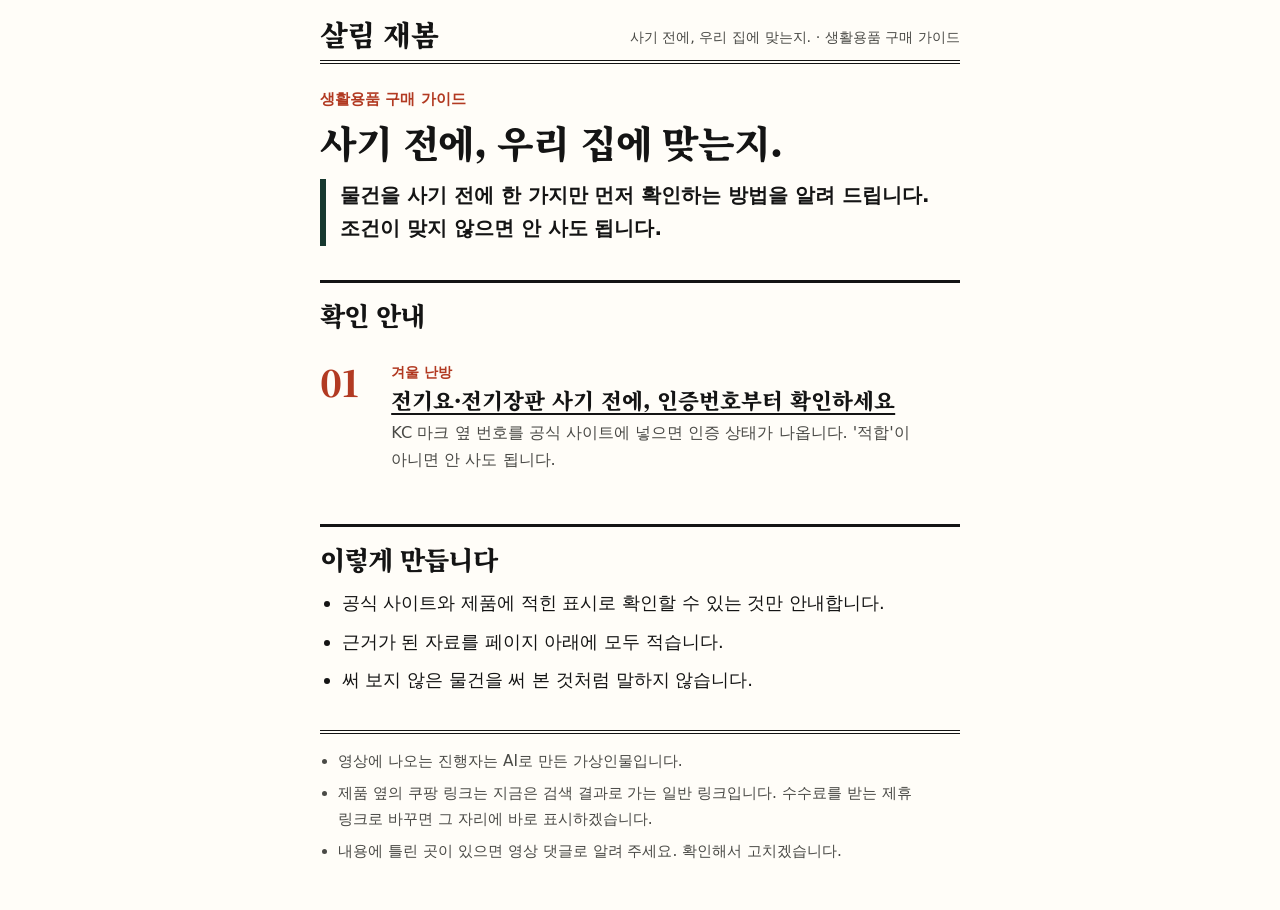
<file: index.html>
<!doctype html>
<html lang="ko">
<head>
<meta charset="utf-8">
<meta name="viewport" content="width=device-width, initial-scale=1, viewport-fit=cover">
<meta name="theme-color" content="#17382f">
<title>살림 재봄 — 사기 전에, 우리 집에 맞는지.</title>
<meta name="description" content="물건을 사기 전에 한 가지만 먼저 확인하는 방법을 알려 드립니다. 조건이 맞지 않으면 안 사도 됩니다.">
<link rel="preconnect" href="https://fonts.googleapis.com">
<link rel="preconnect" href="https://fonts.gstatic.com" crossorigin>
<link rel="stylesheet" href="https://fonts.googleapis.com/css2?family=Noto+Serif+KR:wght@700;900&display=swap">
<link rel="stylesheet" href="styles.css">
</head>
<body>
<a class="skip" href="#main">본문으로 건너뛰기</a>
<div class="page">
<header class="mast">
  <a class="brand serif" href="index.html">살림 재봄</a>
  <span>사기 전에, 우리 집에 맞는지. · 생활용품 구매 가이드</span>
</header>
<main id="main">
    <p class="kick">생활용품 구매 가이드</p>
    <h1 class="serif">사기 전에, 우리 집에 맞는지.</h1>
    <p class="lead">물건을 사기 전에 한 가지만 먼저 확인하는 방법을 알려 드립니다. 조건이 맞지 않으면 안 사도 됩니다.</p>
    <section>
      <h2 class="serif">확인 안내</h2>
      <ol class="index">
        <li><a href="guides/electric-blanket-kc/index.html">
          <b class="n serif" aria-hidden="true">01</b>
          <span><small>겨울 난방</small><strong class="serif">전기요·전기장판 사기 전에, 인증번호부터 확인하세요</strong><em>KC 마크 옆 번호를 공식 사이트에 넣으면 인증 상태가 나옵니다. &#39;적합&#39;이 아니면 안 사도 됩니다.</em></span>
        </a></li>
      </ol>
    </section>
    <section>
      <h2 class="serif">이렇게 만듭니다</h2>
      <ul class="plain"><li>공식 사이트와 제품에 적힌 표시로 확인할 수 있는 것만 안내합니다.</li><li>근거가 된 자료를 페이지 아래에 모두 적습니다.</li><li>써 보지 않은 물건을 써 본 것처럼 말하지 않습니다.</li></ul>
    </section></main>
<footer><ul><li>영상에 나오는 진행자는 AI로 만든 가상인물입니다.</li><li>제품 옆의 쿠팡 링크는 지금은 검색 결과로 가는 일반 링크입니다. 수수료를 받는 제휴 링크로 바꾸면 그 자리에 바로 표시하겠습니다.</li><li>내용에 틀린 곳이 있으면 영상 댓글로 알려 주세요. 확인해서 고치겠습니다.</li></ul></footer>
</div>
<script src="app.js"></script>
</body>
</html>
</file>
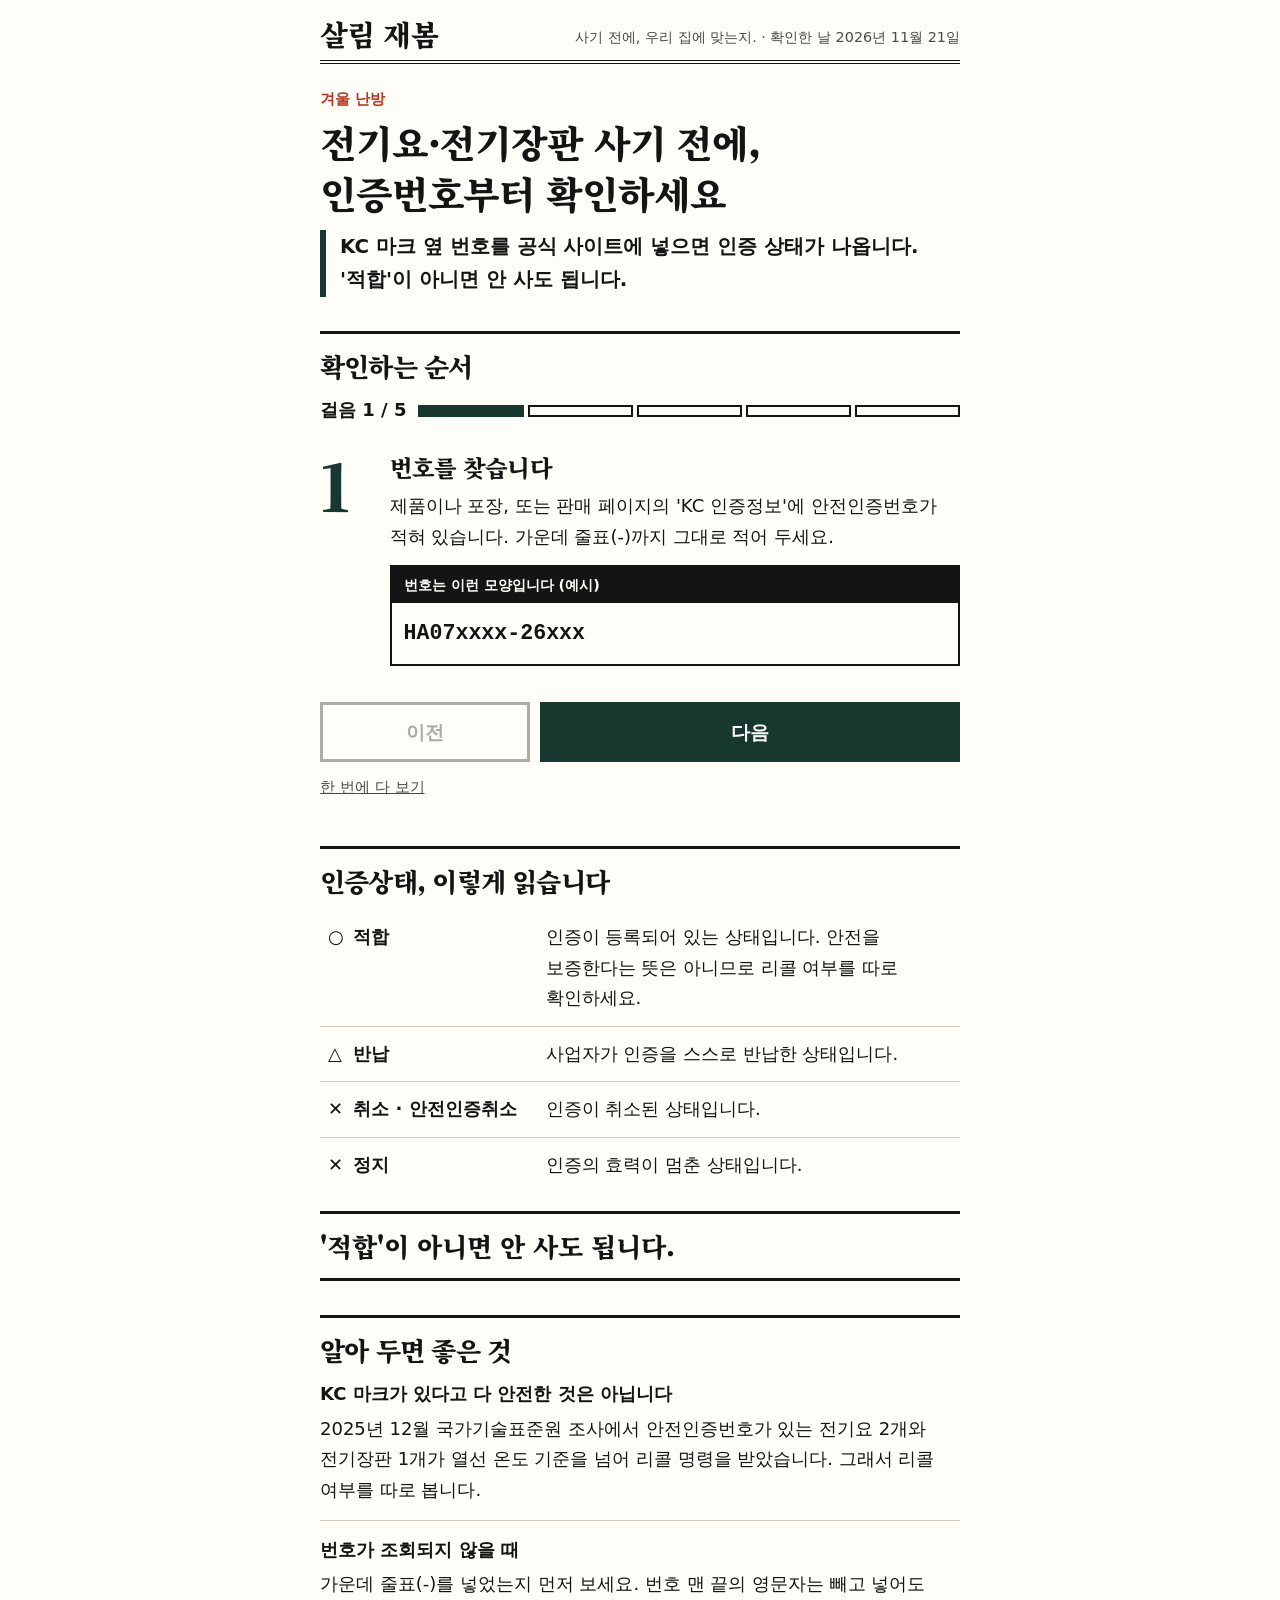
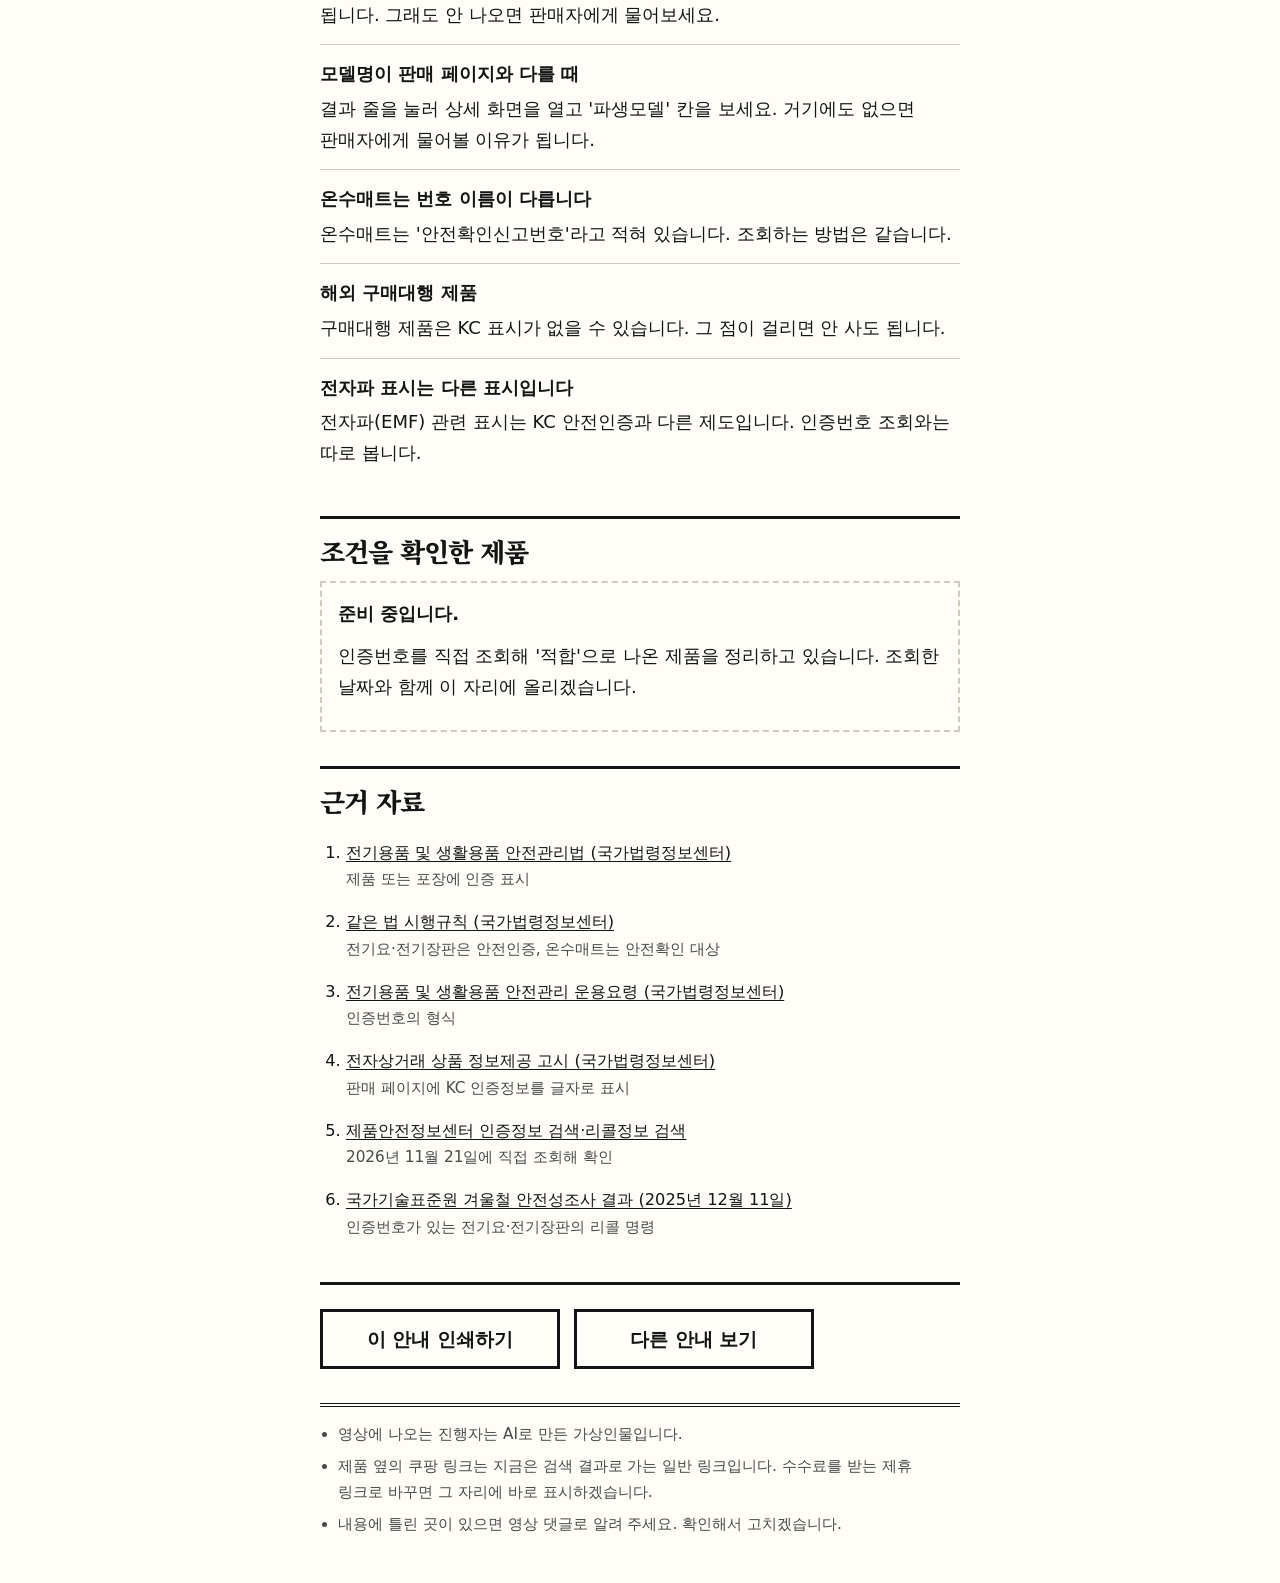
<file: guides/electric-blanket-kc/index.html>
<!doctype html>
<html lang="ko">
<head>
<meta charset="utf-8">
<meta name="viewport" content="width=device-width, initial-scale=1, viewport-fit=cover">
<meta name="theme-color" content="#17382f">
<title>전기요·전기장판 사기 전에, 인증번호부터 확인하세요 — 살림 재봄</title>
<meta name="description" content="KC 마크 옆 번호를 공식 사이트에 넣으면 인증 상태가 나옵니다. &#39;적합&#39;이 아니면 안 사도 됩니다.">
<link rel="preconnect" href="https://fonts.googleapis.com">
<link rel="preconnect" href="https://fonts.gstatic.com" crossorigin>
<link rel="stylesheet" href="https://fonts.googleapis.com/css2?family=Noto+Serif+KR:wght@700;900&display=swap">
<link rel="stylesheet" href="../../styles.css">
</head>
<body>
<a class="skip" href="#main">본문으로 건너뛰기</a>
<div class="page">
<header class="mast">
  <a class="brand serif" href="../../index.html">살림 재봄</a>
  <span>사기 전에, 우리 집에 맞는지. · 확인한 날 2026년 11월 21일</span>
</header>
<main id="main">
      <p class="kick">겨울 난방</p>
      <h1 class="serif">전기요·전기장판 사기 전에, 인증번호부터 확인하세요</h1>
      <p class="lead">KC 마크 옆 번호를 공식 사이트에 넣으면 인증 상태가 나옵니다. &#39;적합&#39;이 아니면 안 사도 됩니다.</p>
      
    <section class="stepper" data-stepper aria-label="확인하는 순서">
      <h2 class="serif">확인하는 순서</h2>
      <div class="prog"><span data-prog>모두 5걸음</span><div class="bar" aria-hidden="true"><i></i><i></i><i></i><i></i><i></i></div></div>
      <ol class="steps">
        <li class="step" data-step>
          <p class="num serif" aria-hidden="true">1</p>
          <div>
            <h3 class="serif">번호를 찾습니다</h3>
            <p>제품이나 포장, 또는 판매 페이지의 &#39;KC 인증정보&#39;에 안전인증번호가 적혀 있습니다. 가운데 줄표(-)까지 그대로 적어 두세요.</p>
            <div class="fig"><div class="cap">번호는 이런 모양입니다 (예시)</div><div class="row"><span class="mono big">HA07xxxx-26xxx</span></div></div>
            
            
          </div>
        </li>
        <li class="step" data-step>
          <p class="num serif" aria-hidden="true">2</p>
          <div>
            <h3 class="serif">공식 사이트를 엽니다</h3>
            <p>제품안전정보센터 첫 화면에서 &#39;정보공개&#39;를 누르고 &#39;인증정보 검색&#39;을 누릅니다. 회원가입은 필요 없습니다.</p>
            
            
            <a class="btn" href="https://www.safetykorea.kr/" rel="noopener">제품안전정보센터 열기</a>
          </div>
        </li>
        <li class="step" data-step>
          <p class="num serif" aria-hidden="true">3</p>
          <div>
            <h3 class="serif">번호를 넣고 검색합니다</h3>
            <p>&#39;인증번호&#39; 칸에 적어 둔 번호를 넣고 &#39;검색&#39;을 누릅니다.</p>
            
            
    <div class="fig" role="img" aria-label="예시 그림: 인증번호 칸에 번호를 넣고 검색을 누르면 모델명과 인증상태가 나옵니다">
      <div class="cap">예시 그림 · 인증정보 검색</div>
      <div class="row"><span class="k">인증번호</span></div>
      <div class="row"><span class="box mono">HA07xxxx-26xxx</span><span class="go">검색</span></div>
      <div class="row"><span class="k">모델명 · 제품명 · 인증번호</span><span>인증상태 <b>적합</b></span></div>
    </div>
            
          </div>
        </li>
        <li class="step" data-step>
          <p class="num serif" aria-hidden="true">4</p>
          <div>
            <h3 class="serif">인증상태를 봅니다</h3>
            <p>결과에 &#39;인증상태&#39;가 나옵니다. &#39;적합&#39;인지 확인하세요. 아래 표에서 뜻을 볼 수 있습니다.</p>
            
            
            
          </div>
        </li>
        <li class="step" data-step>
          <p class="num serif" aria-hidden="true">5</p>
          <div>
            <h3 class="serif">리콜 여부도 따로 봅니다</h3>
            <p>&#39;적합&#39;이어도 리콜된 제품일 수 있습니다. 같은 사이트의 &#39;제품리콜&#39;에서 &#39;리콜정보 검색&#39;을 누르고 모델명이나 인증번호로 찾아보세요.</p>
            
            
            <a class="btn" href="https://www.safetykorea.kr/recall/recallBoard" rel="noopener">리콜정보 검색 열기</a>
          </div>
        </li>
      </ol>
      <div class="nav" data-nav hidden>
        <button type="button" class="btn line" data-prev>이전</button>
        <button type="button" class="btn" data-next>다음</button>
      </div>
      <p class="small" data-allwrap hidden><button type="button" class="textbtn" data-all>한 번에 다 보기</button></p>
    </section>

    <section>
      <h2 class="serif">인증상태, 이렇게 읽습니다</h2>
      <table class="tbl"><tr><th><span class="mk" aria-hidden="true">○</span>적합</th><td>인증이 등록되어 있는 상태입니다. 안전을 보증한다는 뜻은 아니므로 리콜 여부를 따로 확인하세요.</td></tr><tr><th><span class="mk" aria-hidden="true">△</span>반납</th><td>사업자가 인증을 스스로 반납한 상태입니다.</td></tr><tr><th><span class="mk" aria-hidden="true">✕</span>취소 · 안전인증취소</th><td>인증이 취소된 상태입니다.</td></tr><tr><th><span class="mk" aria-hidden="true">✕</span>정지</th><td>인증의 효력이 멈춘 상태입니다.</td></tr></table>
      <p class="pull serif">&#39;적합&#39;이 아니면 안 사도 됩니다.</p>
    </section>

    <section>
      <h2 class="serif">알아 두면 좋은 것</h2>
      <dl class="notes"><div><dt>KC 마크가 있다고 다 안전한 것은 아닙니다</dt><dd>2025년 12월 국가기술표준원 조사에서 안전인증번호가 있는 전기요 2개와 전기장판 1개가 열선 온도 기준을 넘어 리콜 명령을 받았습니다. 그래서 리콜 여부를 따로 봅니다.</dd></div><div><dt>번호가 조회되지 않을 때</dt><dd>가운데 줄표(-)를 넣었는지 먼저 보세요. 번호 맨 끝의 영문자는 빼고 넣어도 됩니다. 그래도 안 나오면 판매자에게 물어보세요.</dd></div><div><dt>모델명이 판매 페이지와 다를 때</dt><dd>결과 줄을 눌러 상세 화면을 열고 &#39;파생모델&#39; 칸을 보세요. 거기에도 없으면 판매자에게 물어볼 이유가 됩니다.</dd></div><div><dt>온수매트는 번호 이름이 다릅니다</dt><dd>온수매트는 &#39;안전확인신고번호&#39;라고 적혀 있습니다. 조회하는 방법은 같습니다.</dd></div><div><dt>해외 구매대행 제품</dt><dd>구매대행 제품은 KC 표시가 없을 수 있습니다. 그 점이 걸리면 안 사도 됩니다.</dd></div><div><dt>전자파 표시는 다른 표시입니다</dt><dd>전자파(EMF) 관련 표시는 KC 안전인증과 다른 제도입니다. 인증번호 조회와는 따로 봅니다.</dd></div></dl>
    </section>
<section><h2 class="serif">조건을 확인한 제품</h2><div class="empty"><p><b>준비 중입니다.</b></p><p>인증번호를 직접 조회해 &#39;적합&#39;으로 나온 제품을 정리하고 있습니다. 조회한 날짜와 함께 이 자리에 올리겠습니다.</p></div></section>

    <section>
      <h2 class="serif">근거 자료</h2>
      <ol class="sources"><li><a href="https://www.law.go.kr/%EB%B2%95%EB%A0%B9/%EC%A0%84%EA%B8%B0%EC%9A%A9%ED%92%88%EB%B0%8F%EC%83%9D%ED%99%9C%EC%9A%A9%ED%92%88%EC%95%88%EC%A0%84%EA%B4%80%EB%A6%AC%EB%B2%95" rel="noopener">전기용품 및 생활용품 안전관리법 (국가법령정보센터)</a><small>제품 또는 포장에 인증 표시</small></li><li><a href="https://www.law.go.kr/%EB%B2%95%EB%A0%B9/%EC%A0%84%EA%B8%B0%EC%9A%A9%ED%92%88%EB%B0%8F%EC%83%9D%ED%99%9C%EC%9A%A9%ED%92%88%EC%95%88%EC%A0%84%EA%B4%80%EB%A6%AC%EB%B2%95%EC%8B%9C%ED%96%89%EA%B7%9C%EC%B9%99" rel="noopener">같은 법 시행규칙 (국가법령정보센터)</a><small>전기요·전기장판은 안전인증, 온수매트는 안전확인 대상</small></li><li><a href="https://www.law.go.kr/%ED%96%89%EC%A0%95%EA%B7%9C%EC%B9%99/%EC%A0%84%EA%B8%B0%EC%9A%A9%ED%92%88%EB%B0%8F%EC%83%9D%ED%99%9C%EC%9A%A9%ED%92%88%EC%95%88%EC%A0%84%EA%B4%80%EB%A6%AC%EC%9A%B4%EC%9A%A9%EC%9A%94%EB%A0%B9" rel="noopener">전기용품 및 생활용품 안전관리 운용요령 (국가법령정보센터)</a><small>인증번호의 형식</small></li><li><a href="https://www.law.go.kr/%ED%96%89%EC%A0%95%EA%B7%9C%EC%B9%99/%EC%A0%84%EC%9E%90%EC%83%81%EA%B1%B0%EB%9E%98%EB%93%B1%EC%97%90%EC%84%9C%EC%9D%98%EC%83%81%ED%92%88%EB%93%B1%EC%9D%98%EC%A0%95%EB%B3%B4%EC%A0%9C%EA%B3%B5%EC%97%90%EA%B4%80%ED%95%9C%EA%B3%A0%EC%8B%9C" rel="noopener">전자상거래 상품 정보제공 고시 (국가법령정보센터)</a><small>판매 페이지에 KC 인증정보를 글자로 표시</small></li><li><a href="https://www.safetykorea.kr/" rel="noopener">제품안전정보센터 인증정보 검색·리콜정보 검색</a><small>2026년 11월 21일에 직접 조회해 확인</small></li><li><a href="https://www.motir.go.kr/attach/down/095a2dda9c864e1d90d751f7668a1117/dbfc16d30bd51b7aa3e640f16464997e/778bdbf5db9ced7c8fd52756c00bf0cd" rel="noopener">국가기술표준원 겨울철 안전성조사 결과 (2025년 12월 11일)</a><small>인증번호가 있는 전기요·전기장판의 리콜 명령</small></li></ol>
    </section>
      <div class="tail">
        <button type="button" class="btn line" data-print>이 안내 인쇄하기</button>
        <a class="btn line" href="../../index.html">다른 안내 보기</a>
      </div></main>
<footer><ul><li>영상에 나오는 진행자는 AI로 만든 가상인물입니다.</li><li>제품 옆의 쿠팡 링크는 지금은 검색 결과로 가는 일반 링크입니다. 수수료를 받는 제휴 링크로 바꾸면 그 자리에 바로 표시하겠습니다.</li><li>내용에 틀린 곳이 있으면 영상 댓글로 알려 주세요. 확인해서 고치겠습니다.</li></ul></footer>
</div>
<script src="../../app.js"></script>
</body>
</html>
</file>
<file: styles.css>
/* 살림 재봄 — 조합안 D. 지면 같은 글자와 선, 한 걸음씩 넘기는 순서, 짙은 녹색.
   색과 크기는 여기 토큰만 고친다. 글자 크기 고르기와 어두운 화면 전환은 두지 않았다. */
:root {
  --sj-paper: #fffdf8;
  --sj-ink: #141414;
  --sj-sub: #4a4a46;
  --sj-rule: #141414;
  --sj-hair: #cfcabd;
  --sj-tint: #f1ede2;
  --sj-brand: #17382f;
  --sj-brand-ink: #ffffff;
  --sj-warn: #b23a22;
  --sj-fs: 18px;
  --sj-maxw: 680px;
}
* { box-sizing: border-box; }
html { font-size: var(--sj-fs); -webkit-text-size-adjust: 100%; color-scheme: light; }
body {
  margin: 0; background: var(--sj-paper); color: var(--sj-ink);
  font-family: "Apple SD Gothic Neo", "Noto Sans KR", "Malgun Gothic", system-ui, sans-serif;
  line-height: 1.7; word-break: keep-all; overflow-wrap: anywhere;
  -webkit-font-smoothing: antialiased; -webkit-tap-highlight-color: transparent;
}
.serif { font-family: "Noto Serif KR", "AppleMyungjo", "Nanum Myeongjo", "Batang", serif; }
.mono { font-family: ui-monospace, "SF Mono", Menlo, monospace; font-weight: 700; }
.mono.big { font-size: 1.2rem; }
a { color: inherit; text-underline-offset: .2em; }
:focus-visible { outline: 4px solid var(--sj-warn); outline-offset: 3px; }
.skip { position: absolute; left: -999px; }
.skip:focus { left: 16px; top: 16px; background: var(--sj-paper); padding: 12px 16px; z-index: 10; }
.page { max-width: var(--sj-maxw); margin: 0 auto; padding: 0 20px 40px; }
[hidden] { display: none !important; }

/* 제호 */
.mast { border-bottom: 4px double var(--sj-rule); padding: 18px 0 10px; display: flex; justify-content: space-between; align-items: flex-end; gap: 12px; flex-wrap: wrap; }
.mast .brand { font-size: 1.6rem; line-height: 1.1; font-weight: 900; letter-spacing: -.02em; text-decoration: none; }
.mast span { font-size: .8rem; color: var(--sj-sub); }

/* 본문 공통 */
main { padding-top: 22px; }
section { border-top: 3px solid var(--sj-rule); margin-top: 34px; padding-top: 14px; }
.kick { font-size: .85rem; font-weight: 800; color: var(--sj-warn); margin: 0 0 4px; }
h1, h2, h3 { font-weight: 900; letter-spacing: -.03em; line-height: 1.35; margin: 0 0 12px; }
h1 { font-size: 1.8rem; } h2 { font-size: 1.45rem; } h3 { font-size: 1.3rem; margin-bottom: 8px; }
p { margin: 0 0 12px; }
.lead { font-size: 1.1rem; font-weight: 700; border-left: 6px solid var(--sj-brand); padding-left: 14px; }
.small { font-size: .85rem; color: var(--sj-sub); }
ul.small { padding-left: 1.2em; margin: 16px 0 0; } ul.small li { margin-bottom: 6px; }
.plain { margin: 0; padding-left: 1.2em; } .plain li { margin-bottom: 8px; }
.pull { font-size: 1.45rem; font-weight: 900; line-height: 1.4; margin: 18px 0 0; padding: 14px 0; border-top: 3px solid var(--sj-rule); border-bottom: 3px solid var(--sj-rule); }
.disclosure { border: 2px solid var(--sj-rule); padding: 10px 14px; font-weight: 700; }
.empty { border: 2px dashed var(--sj-hair); padding: 16px; }

/* 버튼 */
.btn {
  display: flex; align-items: center; justify-content: center; text-align: center;
  min-height: 60px; padding: 10px 18px; margin-top: 10px; width: 100%;
  font: inherit; font-weight: 800; font-size: 1.05rem; text-decoration: none; cursor: pointer;
  border: 3px solid var(--sj-brand); background: var(--sj-brand); color: var(--sj-brand-ink);
}
.btn.line { background: var(--sj-paper); color: var(--sj-ink); border-color: var(--sj-rule); }
.btn[disabled] { opacity: .35; cursor: default; }
.textbtn { background: none; border: 0; padding: 12px 0; font: inherit; color: inherit; text-decoration: underline; cursor: pointer; }
.tail { margin-top: 34px; border-top: 3px solid var(--sj-rule); padding-top: 14px; }

/* 순서(한 걸음씩) */
.prog { display: flex; align-items: center; gap: 12px; margin: 4px 0 10px; font-weight: 800; }
.bar { display: flex; gap: 4px; flex: 1; }
.bar i { flex: 1; height: 12px; border: 2px solid var(--sj-rule); background: var(--sj-paper); }
.bar i.on { background: var(--sj-brand); border-color: var(--sj-brand); }
.steps { list-style: none; margin: 0; padding: 0; }
.step { display: grid; grid-template-columns: 3.2rem 1fr; gap: 6px 12px; padding: 16px 0; border-top: 1px solid var(--sj-hair); }
.step:first-child { border-top: 0; }
.step .num { font-size: 3.6rem; line-height: 1; font-weight: 900; color: var(--sj-brand); margin: 0; }
.js .stepper:not(.all) .step { display: none; border-top: 0; }
.js .stepper:not(.all) .step.cur { display: grid; }
.nav { display: grid; grid-template-columns: 1fr 2fr; gap: 10px; margin-top: 8px; }
.nav .btn { margin-top: 0; }

/* 예시 그림: 선으로만 */
.fig { border: 2px solid var(--sj-rule); margin: 12px 0; }
.fig .cap { background: var(--sj-ink); color: var(--sj-paper); font-size: .8rem; font-weight: 700; padding: 6px 12px; }
.fig .row { display: flex; justify-content: space-between; gap: 12px; align-items: center; padding: 12px; border-top: 1px solid var(--sj-hair); flex-wrap: wrap; }
.fig .cap + .row { border-top: 0; }
.fig .k { font-size: .85rem; color: var(--sj-sub); }
.fig .box { border: 3px solid var(--sj-warn); padding: 8px 10px; flex: 1; min-width: 0; white-space: nowrap; font-size: .95rem; }
.fig .go { background: var(--sj-ink); color: var(--sj-paper); font-weight: 800; padding: 10px 18px; }

/* 표 */
.tbl { width: 100%; border-collapse: collapse; margin: 4px 0; }
.tbl th, .tbl td { text-align: left; vertical-align: top; padding: 12px 8px; border-top: 1px solid var(--sj-hair); }
.tbl tr:first-child th, .tbl tr:first-child td { border-top: 0; }
.tbl th { font-weight: 900; width: 34%; }
.tbl .mk { display: inline-block; width: 1.4em; }

/* 알아 둘 것 */
.notes { margin: 0; }
.notes > div { padding: 14px 0; border-top: 1px solid var(--sj-hair); }
.notes > div:first-child { border-top: 0; padding-top: 0; }
.notes dt { font-weight: 800; margin-bottom: 4px; }
.notes dd { margin: 0; }

/* 평수별 비교: 한 가지 색 막대(크기만 나타냄). 방식은 글자로 적는다 */
.cov-q { font-weight: 800; margin: 18px 0 8px; }
.cov-rooms { display: flex; flex-wrap: wrap; gap: 0; }
.cov-rooms button { min-height: 56px; min-width: 62px; padding: 0 10px; margin: 0 -2px -2px 0; border: 2px solid var(--sj-rule); background: var(--sj-paper); color: var(--sj-ink); font: inherit; font-weight: 800; cursor: pointer; }
.cov-rooms button[aria-pressed="true"] { background: var(--sj-brand); color: var(--sj-brand-ink); border-color: var(--sj-brand); position: relative; }
.cov-answer { margin: 14px 0 16px; padding: 12px 14px; background: var(--sj-tint); border-left: 6px solid var(--sj-brand); font-weight: 700; }
.cov-list { list-style: none; margin: 0; padding: 0; border-top: 2px solid var(--sj-rule); }
.cov-row { padding: 14px 0; border-bottom: 1px solid var(--sj-hair); }
.cov-row.dim > *:not(.shop) { opacity: .55; }
.cov-name b { font-size: 1.1rem; } .cov-name span { color: var(--sj-sub); font-size: .85rem; }
.cov-meta { color: var(--sj-sub); font-size: .85rem; }
.cov-track { position: relative; height: 18px; margin: 8px 0 6px; background: var(--sj-tint); }
.cov-bar { position: absolute; left: 0; top: 0; bottom: 0; background: var(--sj-brand); border-radius: 0 4px 4px 0; }
.cov-bar.more { background: repeating-linear-gradient(135deg, var(--sj-brand) 0 4px, transparent 4px 8px); border: 2px solid var(--sj-brand); border-left: 0; }
.cov-line { position: absolute; top: -5px; bottom: -5px; width: 0; border-left: 3px dashed var(--sj-warn); }
.cov-val b { font-size: 1.15rem; }
.cov-fit { display: inline-block; margin-left: 6px; padding: 0 8px; border: 2px solid var(--sj-brand); color: var(--sj-brand); font-weight: 800; font-size: .85rem; }
.shop { display: inline-flex; align-items: center; min-height: 48px; font-weight: 700; }
.shop small { font-weight: 400; margin-left: 4px; }

/* 근거 */
.sources { margin: 0; padding-left: 1.6em; font-size: .9rem; }
.sources li { padding: 8px 0; }
.sources small { display: block; color: var(--sj-sub); font-size: .85rem; }

/* 첫 화면 목록 */
.index { list-style: none; margin: 0; padding: 0; }
.index li { border-top: 1px solid var(--sj-hair); }
.index li:first-child { border-top: 0; }
.index a { display: grid; grid-template-columns: 3.4rem 1fr; gap: 10px; padding: 16px 0; text-decoration: none; }
.index .n { font-size: 2rem; line-height: 1.2; color: var(--sj-warn); font-weight: 900; }
.index small { display: block; font-size: .8rem; font-weight: 800; color: var(--sj-warn); }
.index strong { display: block; font-size: 1.2rem; line-height: 1.4; font-weight: 900; text-decoration: underline; text-underline-offset: .2em; }
.index em { display: block; font-style: normal; color: var(--sj-sub); font-size: .9rem; margin-top: 4px; }

/* 꼬리말 */
footer { border-top: 4px double var(--sj-rule); margin-top: 34px; padding-top: 14px; font-size: .85rem; color: var(--sj-sub); }
footer ul { margin: 0; padding-left: 1.2em; } footer li { margin-bottom: 6px; }

@media (min-width: 720px) { h1 { font-size: 2.1rem; } .btn { width: auto; min-width: 240px; display: inline-flex; } .nav .btn { width: 100%; min-width: 0; } .tail .btn { margin-right: 8px; } }
@media print {
  .nav, .tail, .skip, .cov-rooms, .cov-q, .cov-answer, [data-allwrap] { display: none !important; }
  .js .stepper .step { display: grid !important; }
}
</file>
